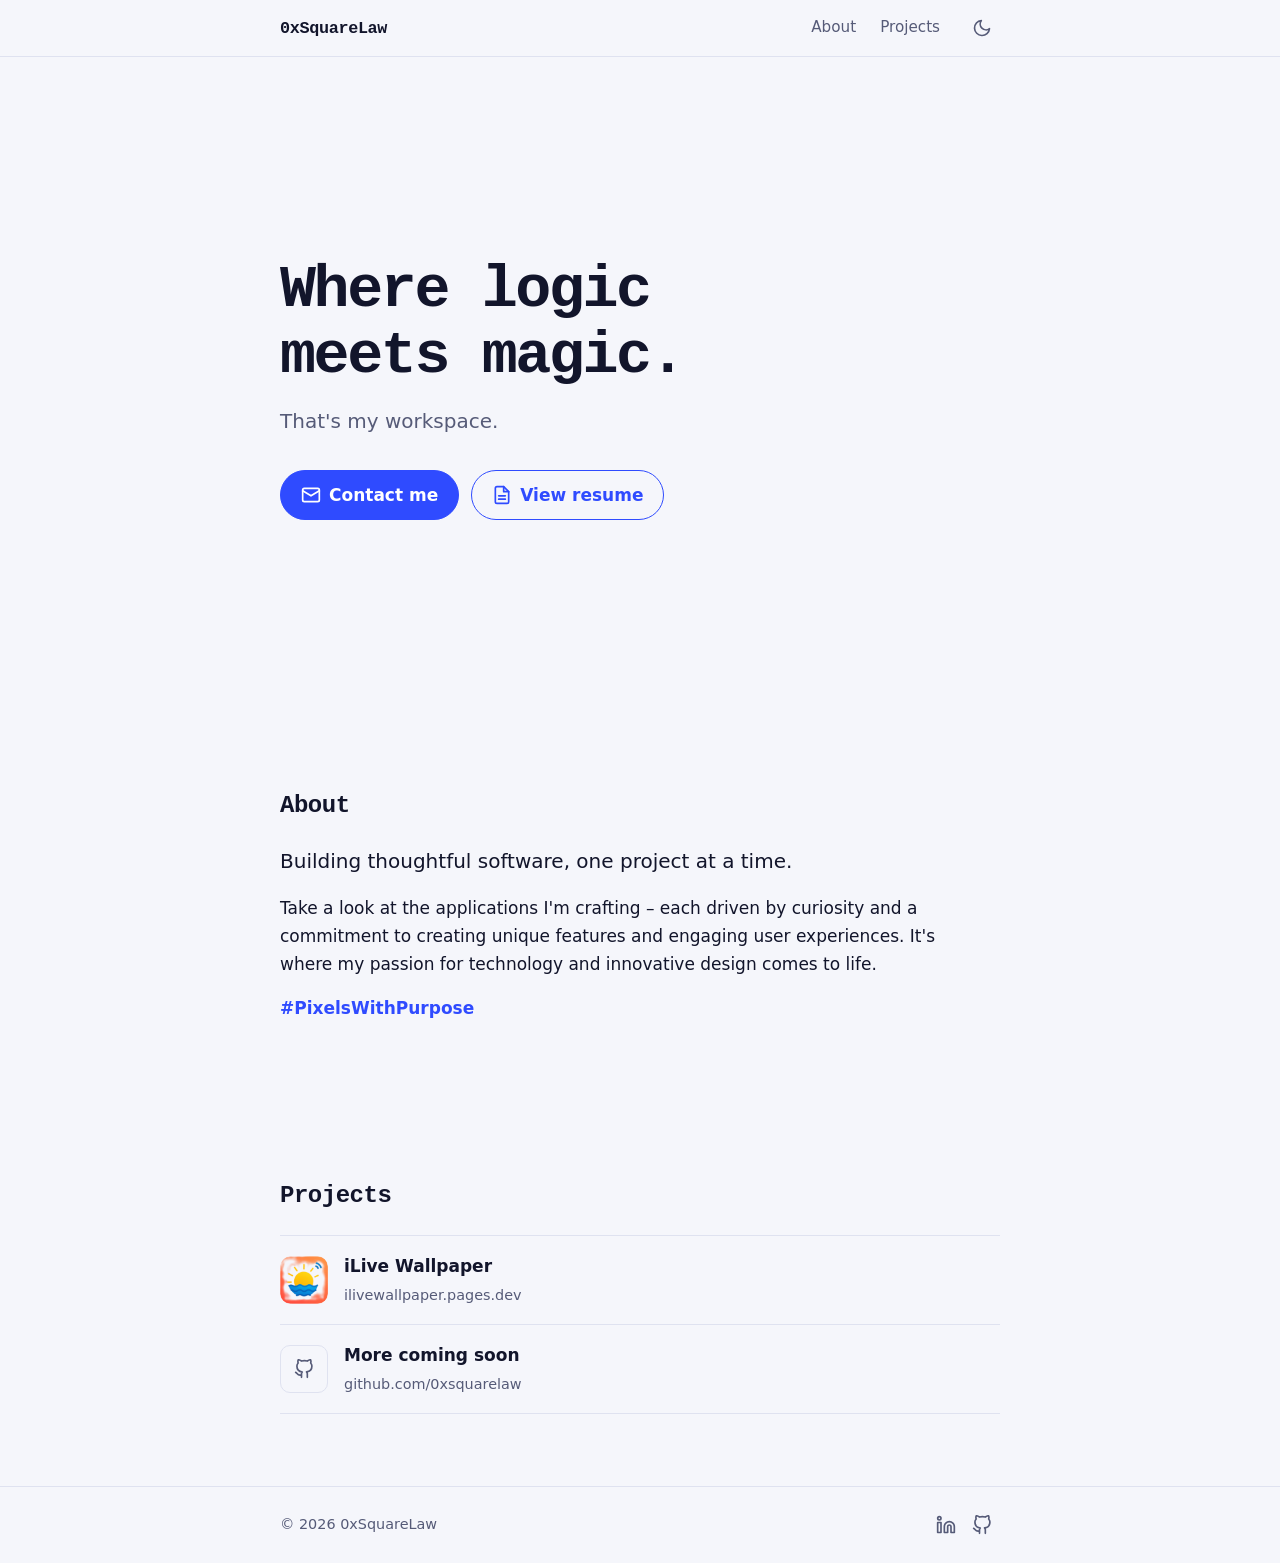
<file: index.html>
<!DOCTYPE html>
<html lang="en">
<head>
<meta charset="utf-8">
<meta name="viewport" content="width=device-width, initial-scale=1">
<title>0xSquareLaw</title>
<meta name="description" content="Portfolio of 0xSquareLaw. Building thoughtful software, one project at a time.">
<meta property="og:title" content="0xSquareLaw">
<meta property="og:description" content="Building thoughtful software, one project at a time.">
<meta name="color-scheme" content="light dark">
<link rel="icon" type="image/svg+xml" href="data:image/svg+xml,%3Csvg xmlns='http://www.w3.org/2000/svg' viewBox='0 0 32 32'%3E%3Crect width='32' height='32' rx='7' fill='%232f4bff'/%3E%3Ctext x='16' y='21.5' font-size='15' font-weight='700' text-anchor='middle' fill='white' font-family='monospace'%3E0x%3C/text%3E%3C/svg%3E">
<!-- Set theme before first paint (no flash). Saved choice wins, otherwise follow the system. -->
<script>try{var t=localStorage.theme}catch(e){}document.documentElement.dataset.theme=t||(matchMedia('(prefers-color-scheme:dark)').matches?'dark':'light')</script>
<link rel="stylesheet" href="styles.css">
</head>
<body>

<!-- Icon sprite (replaces the Font Awesome download) -->
<svg width="0" height="0" style="position:absolute" aria-hidden="true">
  <symbol id="i-moon" viewBox="0 0 24 24"><path d="M21 12.79A9 9 0 1 1 11.21 3 7 7 0 0 0 21 12.79z"/></symbol>
  <symbol id="i-sun" viewBox="0 0 24 24"><circle cx="12" cy="12" r="5"/><path d="M12 1v2M12 21v2M4.22 4.22l1.42 1.42M18.36 18.36l1.42 1.42M1 12h2M21 12h2M4.22 19.78l1.42-1.42M18.36 5.64l1.42-1.42"/></symbol>
  <symbol id="i-mail" viewBox="0 0 24 24"><rect x="2" y="4" width="20" height="16" rx="2"/><path d="m22 7-10 6L2 7"/></symbol>
  <symbol id="i-file" viewBox="0 0 24 24"><path d="M14 2H6a2 2 0 0 0-2 2v16a2 2 0 0 0 2 2h12a2 2 0 0 0 2-2V8z"/><path d="M14 2v6h6M16 13H8M16 17H8"/></symbol>
  <symbol id="i-download" viewBox="0 0 24 24"><path d="M21 15v4a2 2 0 0 1-2 2H5a2 2 0 0 1-2-2v-4"/><path d="m7 10 5 5 5-5M12 15V3"/></symbol>
  <symbol id="i-close" viewBox="0 0 24 24"><path d="M18 6 6 18M6 6l12 12"/></symbol>
  <symbol id="i-github" viewBox="0 0 24 24"><path d="M9 19c-5 1.5-5-2.5-7-3m14 6v-3.87a3.37 3.37 0 0 0-.94-2.61c3.14-.35 6.44-1.54 6.44-7A5.44 5.44 0 0 0 20 4.77 5.07 5.07 0 0 0 19.91 1S18.73.65 16 2.48a13.38 13.38 0 0 0-7 0C6.27.65 5.09 1 5.09 1A5.07 5.07 0 0 0 5 4.77a5.44 5.44 0 0 0-1.5 3.78c0 5.42 3.3 6.61 6.44 7A3.37 3.37 0 0 0 9 18.13V22"/></symbol>
  <symbol id="i-linkedin" viewBox="0 0 24 24"><path d="M16 8a6 6 0 0 1 6 6v7h-4v-7a2 2 0 0 0-2-2 2 2 0 0 0-2 2v7h-4v-7a6 6 0 0 1 6-6z"/><rect x="2" y="9" width="4" height="12"/><circle cx="4" cy="4" r="2"/></symbol>
</svg>

<header>
  <div class="wrap bar">
    <a class="logo" href="#">0xSquareLaw</a>
    <nav>
      <a href="#about">About</a>
      <a href="#projects">Projects</a>
    </nav>
    <button class="icon" id="theme" type="button" aria-label="Toggle light/dark theme" title="Toggle theme">
      <svg class="i moon"><use href="#i-moon"/></svg>
      <svg class="i sun"><use href="#i-sun"/></svg>
    </button>
  </div>
</header>

<main>
  <section class="hero">
    <div class="wrap">
      <h1>Where logic<br>meets magic.</h1>
      <p>That's my workspace.</p>
      <div class="actions">
        <a class="btn" href="mailto:contact@0xsquarelaw.tech">
          <svg class="i"><use href="#i-mail"/></svg>Contact me
        </a>
        <!-- Rename the PDF in your repo to resume.pdf -->
        <a class="btn alt" id="resume" href="resume.pdf" target="_blank" rel="noopener">
          <svg class="i"><use href="#i-file"/></svg>View resume
        </a>
      </div>
    </div>
  </section>

  <section id="about">
    <div class="wrap">
      <h2>About</h2>
      <p class="lead">Building thoughtful software, one project at a time.</p>
      <p>Take a look at the applications I'm crafting – each driven by curiosity and a commitment to creating unique features and engaging user experiences. It's where my passion for technology and innovative design comes to life.</p>
      <p class="tag">#PixelsWithPurpose</p>
    </div>
  </section>

  <section id="projects">
    <div class="wrap">
      <h2>Projects</h2>
      <ul class="work">
        <li>
          <a href="https://ilivewallpaper.pages.dev/" target="_blank" rel="noopener">
            <img src="ilivewallpaper-icon.png" alt="" width="48" height="48" loading="lazy" decoding="async">
            <span><b>iLive Wallpaper</b><small>ilivewallpaper.pages.dev</small></span>
          </a>
        </li>
        <li>
          <a href="https://github.com/0xsquarelaw" target="_blank" rel="noopener">
            <span class="ico"><svg class="i"><use href="#i-github"/></svg></span>
            <span><b>More coming soon</b><small>github.com/0xsquarelaw</small></span>
          </a>
        </li>
      </ul>
    </div>
  </section>
</main>

<footer>
  <div class="wrap">
    <span>&copy; <span id="y">2026</span> 0xSquareLaw</span>
    <div class="social">
      <a class="icon" href="https://linkedin.com/in/0xsquarelaw" target="_blank" rel="noopener" aria-label="LinkedIn"><svg class="i"><use href="#i-linkedin"/></svg></a>
      <a class="icon" href="https://github.com/0xsquarelaw" target="_blank" rel="noopener" aria-label="GitHub"><svg class="i"><use href="#i-github"/></svg></a>
    </div>
  </div>
</footer>

<!-- Resume preview: the PDF only loads when the dialog is opened -->
<dialog id="pdf" aria-label="Resume preview">
  <div class="dhead">
    <b>Resume</b>
    <a class="icon" href="resume.pdf" download aria-label="Download resume" title="Download"><svg class="i"><use href="#i-download"/></svg></a>
    <form method="dialog"><button class="icon" aria-label="Close preview" title="Close"><svg class="i"><use href="#i-close"/></svg></button></form>
  </div>
  <iframe title="Resume PDF"></iframe>
</dialog>

<script src="script.js"></script>
</body>
</html>
</file>
<file: styles.css>
/* ---------- Theme ---------- */
:root {
  --bg: #f5f6fb;
  --ink: #12152b;
  --muted: #565b78;
  --rule: #dfe2f0;
  --accent: #2f4bff;
  --on-accent: #fff;
  --mono: ui-monospace, "SF Mono", Menlo, Consolas, "Liberation Mono", monospace;
  color-scheme: light;
}

:root[data-theme="dark"] {
  --bg: #0e1224;
  --ink: #e9ecf8;
  --muted: #98a0c0;
  --rule: #262d4d;
  --accent: #8da2ff;
  --on-accent: #0e1224;
  color-scheme: dark;
}

/* ---------- Base ---------- */
*, ::before, ::after { box-sizing: border-box; margin: 0; padding: 0; }

html { scroll-padding-top: 72px; }

body {
  font: 1.0625rem/1.65 system-ui, -apple-system, "Segoe UI", Roboto, "Helvetica Neue", sans-serif;
  color: var(--ink);
  background: var(--bg);
  -webkit-font-smoothing: antialiased;
}

a { color: inherit; }
:focus-visible { outline: 2px solid var(--accent); outline-offset: 3px; }

.wrap { width: 100%; max-width: 760px; margin: 0 auto; padding: 0 20px; }

svg.i {
  width: 20px; height: 20px; flex: none;
  fill: none; stroke: currentColor;
  stroke-width: 2; stroke-linecap: round; stroke-linejoin: round;
}

.icon {
  display: grid; place-items: center;
  width: 36px; height: 36px;
  border: 0; border-radius: 8px;
  background: none; color: var(--muted);
  cursor: pointer; text-decoration: none;
}
.icon:hover { color: var(--ink); background: var(--rule); }

/* ---------- Header ---------- */
header {
  position: sticky; top: 0; z-index: 10;
  background: var(--bg);
  border-bottom: 1px solid var(--rule);
}
@supports (background: color-mix(in srgb, red, blue)) {
  header {
    background: color-mix(in srgb, var(--bg) 88%, transparent);
    backdrop-filter: blur(10px);
  }
}

.bar { --g: clamp(12px, 3vw, 24px); display: flex; align-items: center; gap: var(--g); height: 56px; }
.logo { margin-right: auto; font: 700 1.05rem var(--mono); letter-spacing: -.02em; text-decoration: none; }
nav { display: flex; gap: var(--g); }
nav a { color: var(--muted); font-size: .95rem; text-decoration: none; }
nav a:hover { color: var(--ink); }

/* Show the icon for the mode you'd switch to */
.sun { display: none; }
[data-theme="dark"] .sun { display: block; }
[data-theme="dark"] .moon { display: none; }

/* ---------- Sections ---------- */
section { padding: 72px 0; }

h2 { font: 700 1.5rem/1.2 var(--mono); letter-spacing: -.02em; margin-bottom: 24px; }

/* Hero */
.hero { display: flex; align-items: center; min-height: 75vh; min-height: calc(80svh - 57px); padding: 64px 0; }
.hero h1 { font: 700 clamp(2.25rem, 8vw, 3.75rem)/1.1 var(--mono); letter-spacing: -.04em; }
.hero p { margin: 16px 0 32px; font-size: 1.25rem; color: var(--muted); }

.actions { display: flex; flex-wrap: wrap; gap: 12px; }

.btn {
  display: inline-flex; align-items: center; gap: 8px;
  padding: 10px 20px;
  border: 1.5px solid var(--accent); border-radius: 999px;
  background: var(--accent); color: var(--on-accent);
  font-weight: 600; text-decoration: none;
  transition: background-color .15s, color .15s;
}
.btn:hover { background: transparent; color: var(--accent); }
.btn.alt { background: transparent; color: var(--accent); }
.btn.alt:hover { background: var(--accent); color: var(--on-accent); }

/* About */
#about p { max-width: 62ch; margin-bottom: 16px; }
#about .lead { font-size: 1.25rem; }
#about .tag { color: var(--accent); font-weight: 600; }

/* Projects */
.work { list-style: none; border-bottom: 1px solid var(--rule); }
.work a { display: flex; align-items: center; gap: 16px; padding: 16px 0; border-top: 1px solid var(--rule); text-decoration: none; }
.work a:hover b { color: var(--accent); }
.work b { display: block; }
.work small { color: var(--muted); font-size: .9rem; }
.work img, .ico { width: 48px; height: 48px; flex: none; border-radius: 10px; }
.work img { object-fit: cover; }
.ico { display: grid; place-items: center; border: 1px solid var(--rule); color: var(--muted); }

/* ---------- Footer ---------- */
footer { border-top: 1px solid var(--rule); padding: 20px 0; color: var(--muted); font-size: .9rem; }
footer .wrap { display: flex; justify-content: space-between; align-items: center; gap: 12px; }
.social { display: flex; }

/* ---------- Resume preview ---------- */
dialog {
  margin: auto; width: min(880px, 94vw); max-width: none;
  height: 90vh; height: 90svh; max-height: none;
  overflow: hidden;
  border: 1px solid var(--rule); border-radius: 10px;
  background: var(--bg); color: var(--ink);
}
dialog[open] { display: flex; flex-direction: column; }
dialog::backdrop { background: rgb(8 10 25 / .72); }
body:has(dialog[open]) { overflow: hidden; }

.dhead { display: flex; align-items: center; gap: 4px; padding: 6px 6px 6px 16px; border-bottom: 1px solid var(--rule); }
.dhead b { margin-right: auto; }
dialog iframe { flex: 1; width: 100%; border: 0; background: #fff; }

/* ---------- Motion (one entrance, respects reduced-motion) ---------- */
@media (prefers-reduced-motion: no-preference) {
  html { scroll-behavior: smooth; }
  .hero .wrap { animation: rise .7s ease-out both; }
}
@keyframes rise { from { opacity: 0; transform: translateY(14px); } }
</file>
